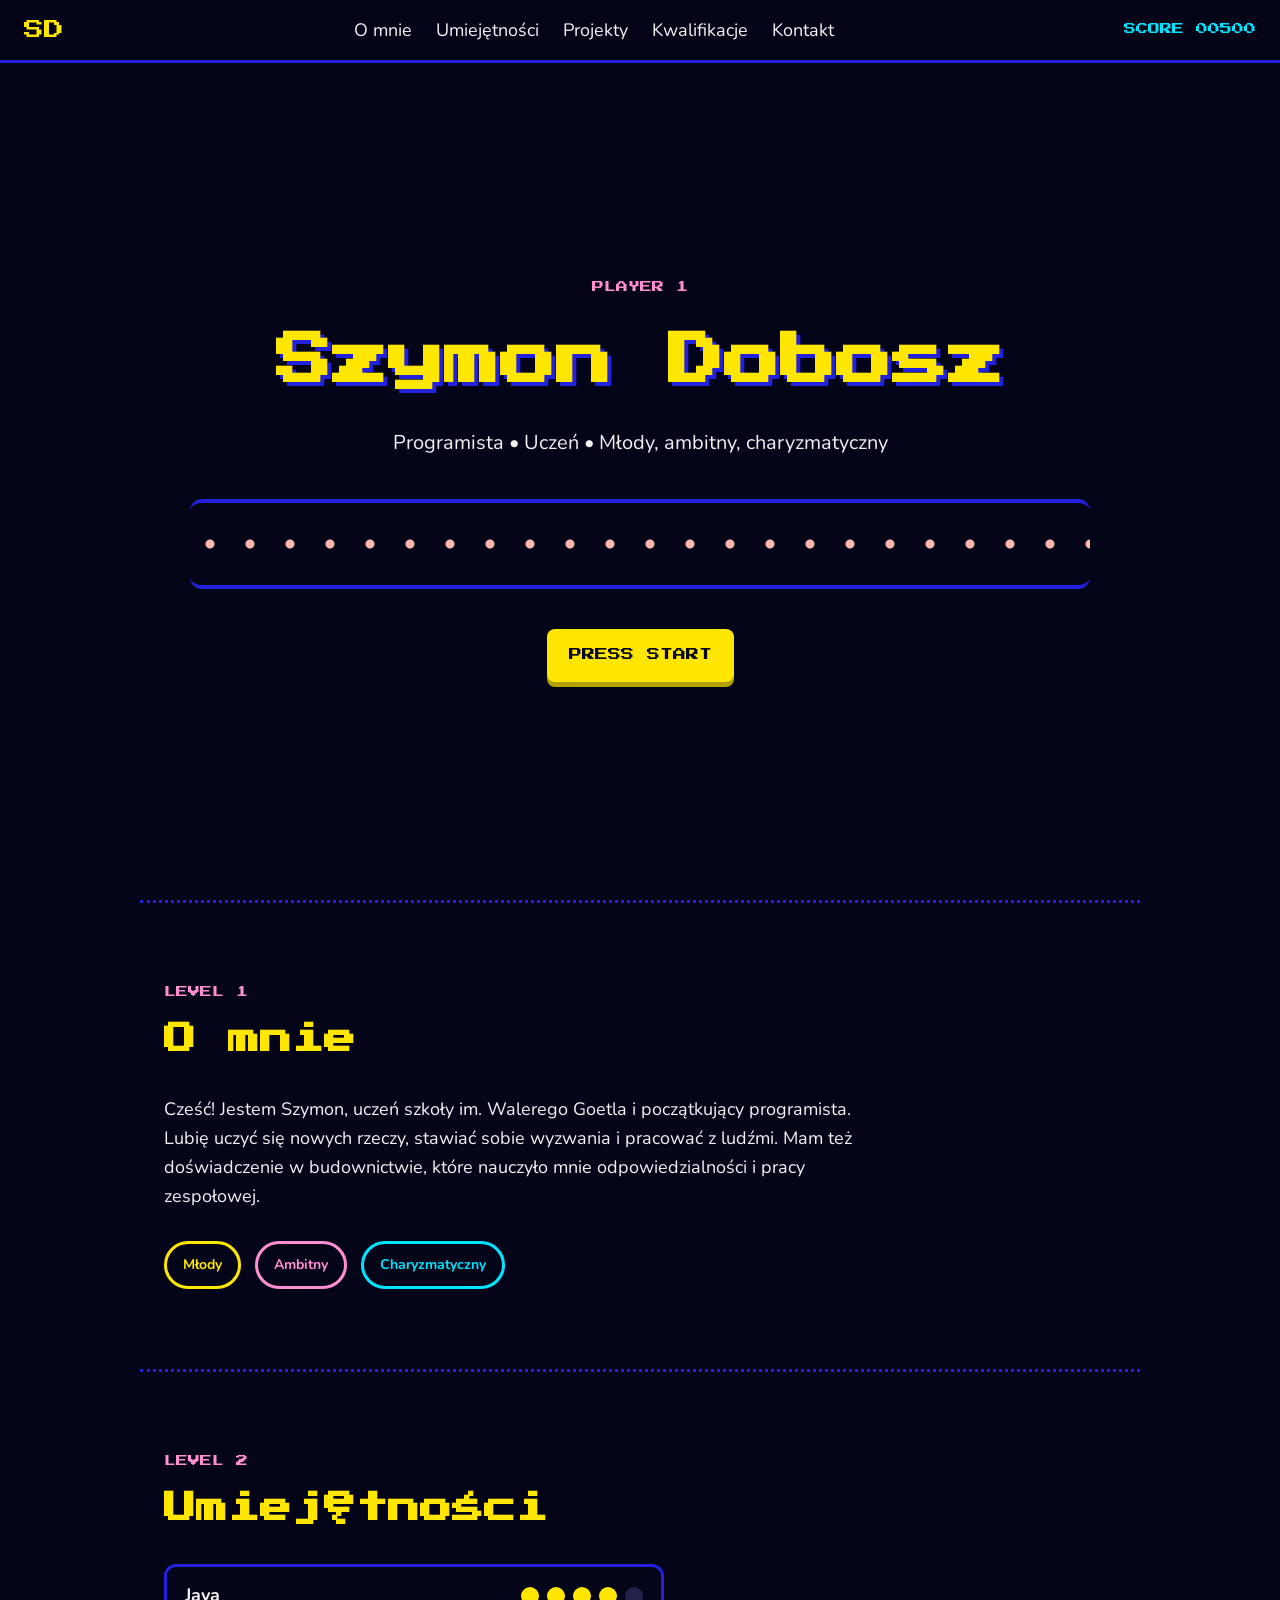
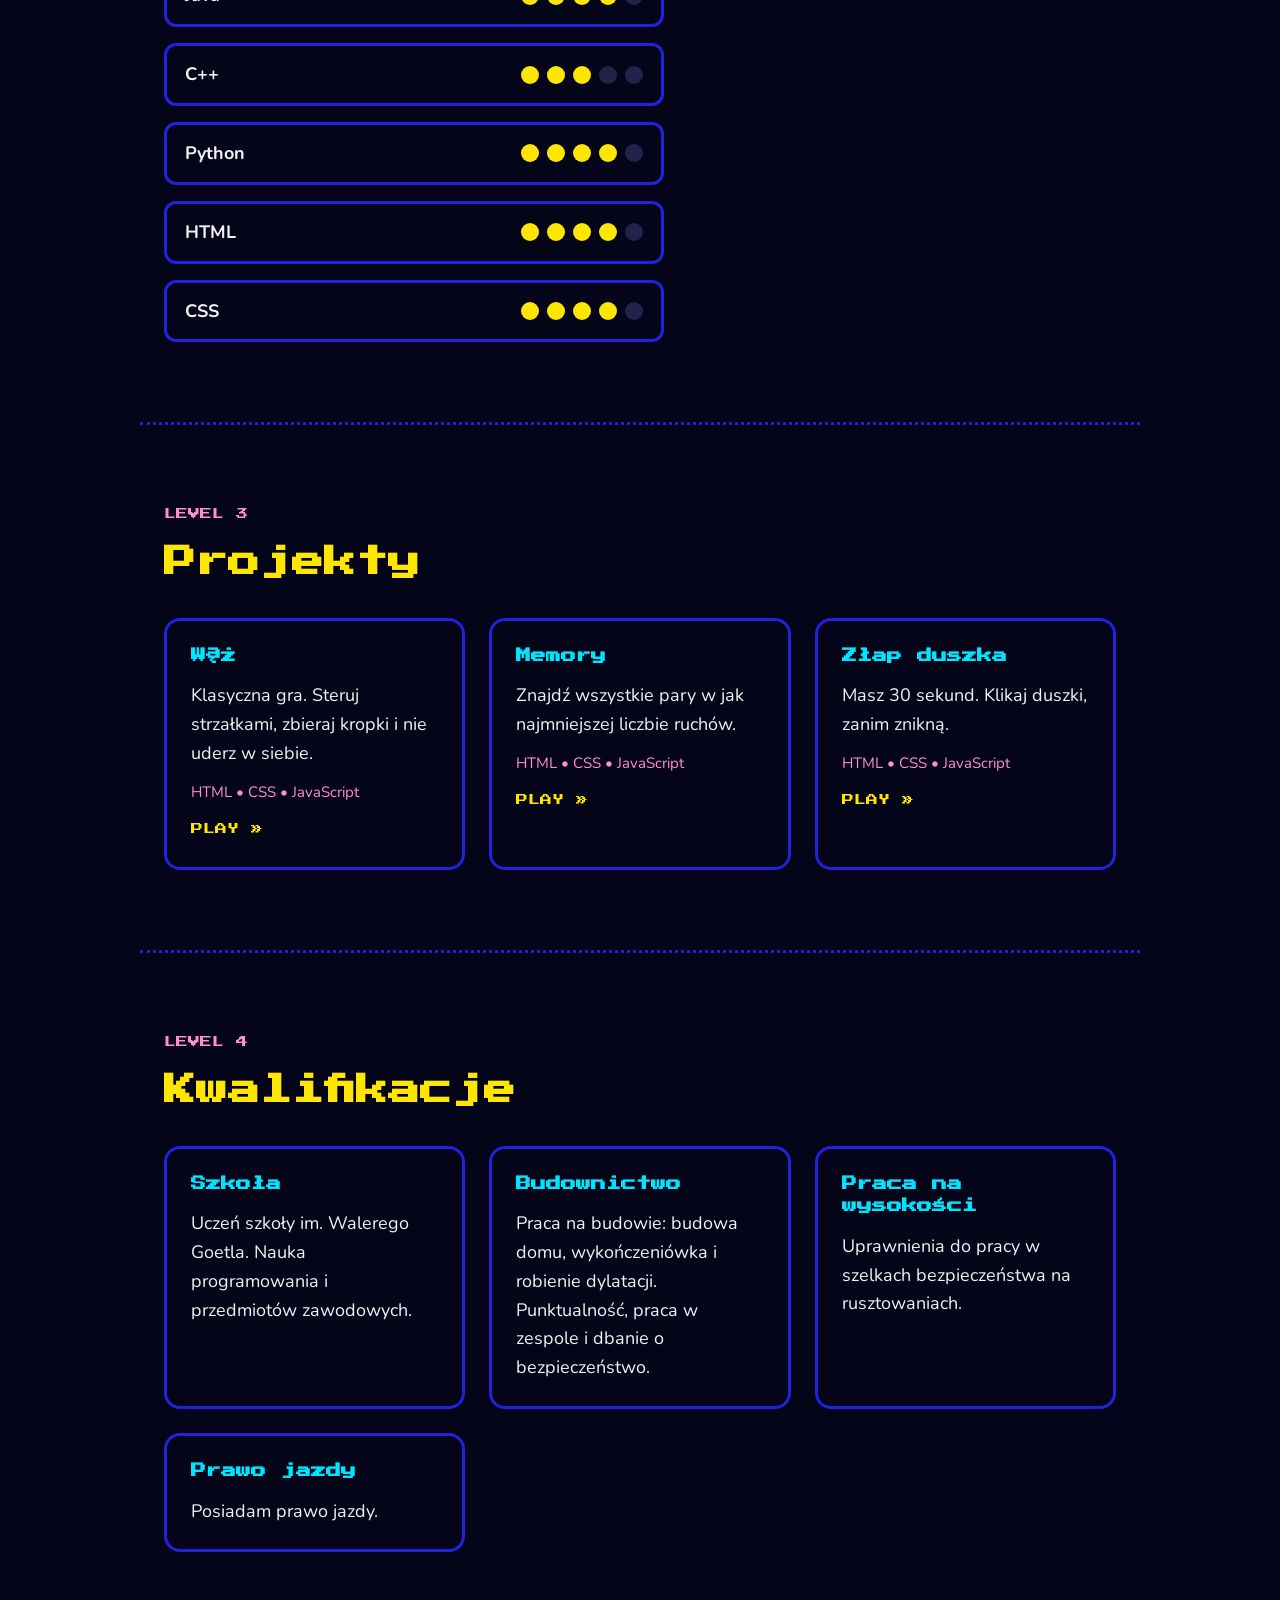
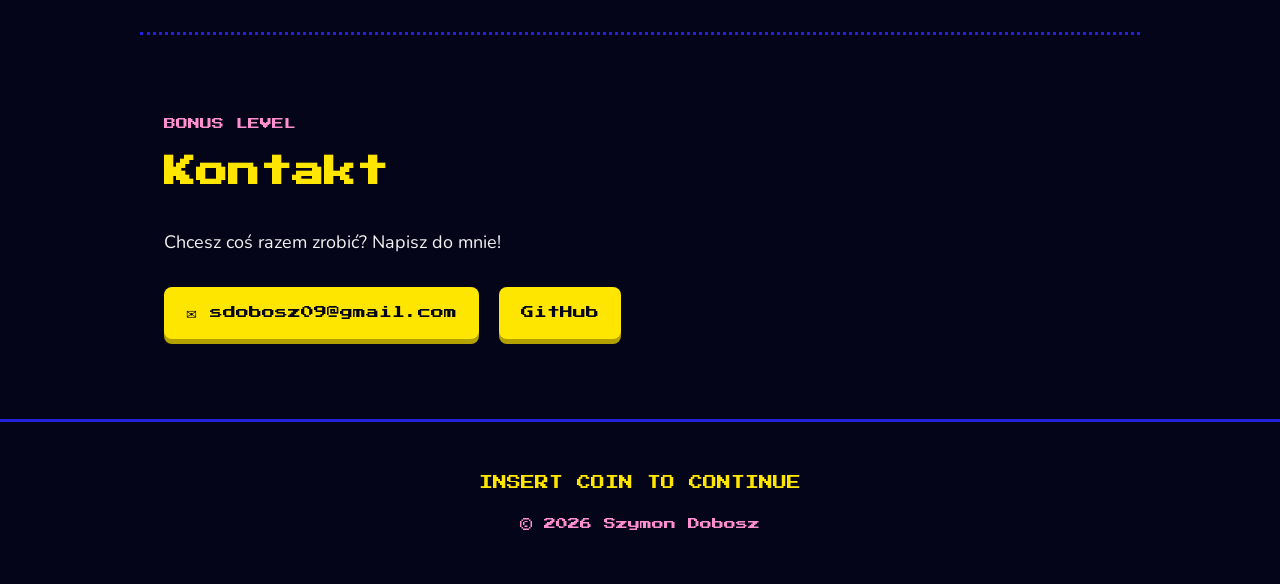
<file: index.html>
<!DOCTYPE html>
<html lang="pl">
<head>
  <meta charset="UTF-8">
  <meta name="viewport" content="width=device-width, initial-scale=1.0">
  <title>Szymon Dobosz | Portfolio</title>

  <link rel="preconnect" href="https://fonts.googleapis.com">
  <link rel="preconnect" href="https://fonts.gstatic.com" crossorigin>
  <link href="https://fonts.googleapis.com/css2?family=Nunito:wght@400;700&family=Press+Start+2P&display=swap" rel="stylesheet">

  <link rel="stylesheet" href="style.css">
</head>
<body>

  <header class="header">
    <a href="#start" class="logo">SD</a>

    <nav class="menu" id="menu">
      <a href="#o-mnie">O mnie</a>
      <a href="#umiejetnosci">Umiejętności</a>
      <a href="#projekty">Projekty</a>
      <a href="#kwalifikacje">Kwalifikacje</a>
      <a href="#kontakt">Kontakt</a>
    </nav>

    <div class="score">SCORE <span id="score">00000</span></div>
    <button class="burger" id="burger" aria-label="Menu">&#9776;</button>
  </header>

  <section class="hero" id="start">
    <p class="small-text">PLAYER 1</p>
    <h1>Szymon Dobosz</h1>
    <p class="subtitle">Programista &bull; Uczeń &bull; Młody, ambitny, charyzmatyczny</p>

    <div class="track">
      <div class="dots"></div>
      <div class="eaten"></div>
      <div class="pacman"></div>
      <div class="ghost red"></div>
      <div class="ghost pink"></div>
    </div>

    <a href="#o-mnie" class="button blink">PRESS START</a>
  </section>

  <section class="section" id="o-mnie">
    <p class="level">LEVEL 1</p>
    <h2>O mnie</h2>

    <p class="text">
      Cześć! Jestem Szymon, uczeń szkoły im. Walerego Goetla i początkujący programista.
      Lubię uczyć się nowych rzeczy, stawiać sobie wyzwania i pracować z ludźmi.
      Mam też doświadczenie w budownictwie, które nauczyło mnie
      odpowiedzialności i pracy zespołowej.
    </p>

    <div class="badges">
      <span class="badge yellow">Młody</span>
      <span class="badge pink">Ambitny</span>
      <span class="badge cyan">Charyzmatyczny</span>
    </div>
  </section>

  <section class="section" id="umiejetnosci">
    <p class="level">LEVEL 2</p>
    <h2>Umiejętności</h2>

    <div class="skills">
      <div class="skill" data-level="4">
        <span class="skill-name">Java</span>
        <span class="skill-dots"></span>
      </div>
      <div class="skill" data-level="3">
        <span class="skill-name">C++</span>
        <span class="skill-dots"></span>
      </div>
      <div class="skill" data-level="4">
        <span class="skill-name">Python</span>
        <span class="skill-dots"></span>
      </div>
      <div class="skill" data-level="4">
        <span class="skill-name">HTML</span>
        <span class="skill-dots"></span>
      </div>
      <div class="skill" data-level="4">
        <span class="skill-name">CSS</span>
        <span class="skill-dots"></span>
      </div>
    </div>
  </section>

  <section class="section" id="projekty">
    <p class="level">LEVEL 3</p>
    <h2>Projekty</h2>

    <div class="cards">
      <div class="card">
        <h3>Wąż</h3>
        <p>Klasyczna gra. Steruj strzałkami, zbieraj kropki i nie uderz w siebie.</p>
        <p class="tags">HTML &bull; CSS &bull; JavaScript</p>
        <a href="games/snake.html" class="card-link">PLAY &raquo;</a>
      </div>

      <div class="card">
        <h3>Memory</h3>
        <p>Znajdź wszystkie pary w jak najmniejszej liczbie ruchów.</p>
        <p class="tags">HTML &bull; CSS &bull; JavaScript</p>
        <a href="games/memory.html" class="card-link">PLAY &raquo;</a>
      </div>

      <div class="card">
        <h3>Złap duszka</h3>
        <p>Masz 30 sekund. Klikaj duszki, zanim znikną.</p>
        <p class="tags">HTML &bull; CSS &bull; JavaScript</p>
        <a href="games/ghosts.html" class="card-link">PLAY &raquo;</a>
      </div>
    </div>
  </section>

  <section class="section" id="kwalifikacje">
    <p class="level">LEVEL 4</p>
    <h2>Kwalifikacje</h2>

    <div class="cards">
      <div class="card">
        <h3>Szkoła</h3>
        <p>Uczeń szkoły im. Walerego Goetla. Nauka programowania i przedmiotów zawodowych.</p>
      </div>

      <div class="card">
        <h3>Budownictwo</h3>
        <p>Praca na budowie: budowa domu, wykończeniówka i robienie dylatacji. Punktualność, praca w zespole i dbanie o bezpieczeństwo.</p>
      </div>

      <div class="card">
        <h3>Praca na wysokości</h3>
        <p>Uprawnienia do pracy w szelkach bezpieczeństwa na rusztowaniach.</p>
      </div>

      <div class="card">
        <h3>Prawo jazdy</h3>
        <p>Posiadam prawo jazdy.</p>
      </div>
    </div>
  </section>

  <section class="section" id="kontakt">
    <p class="level">BONUS LEVEL</p>
    <h2>Kontakt</h2>

    <p class="text">Chcesz coś razem zrobić? Napisz do mnie!</p>

    <div class="contact">
      <a href="mailto:sdobosz09@gmail.com" class="button">&#9993; sdobosz09@gmail.com</a>
      <a href="https://github.com/SzymonD09" class="button" target="_blank">GitHub</a>
    </div>
  </section>

  <footer class="footer">
    <p>INSERT COIN TO CONTINUE</p>
    <p class="small-text">&copy; 2026 Szymon Dobosz</p>
  </footer>

  <script src="script.js"></script>
</body>
</html>
</file>
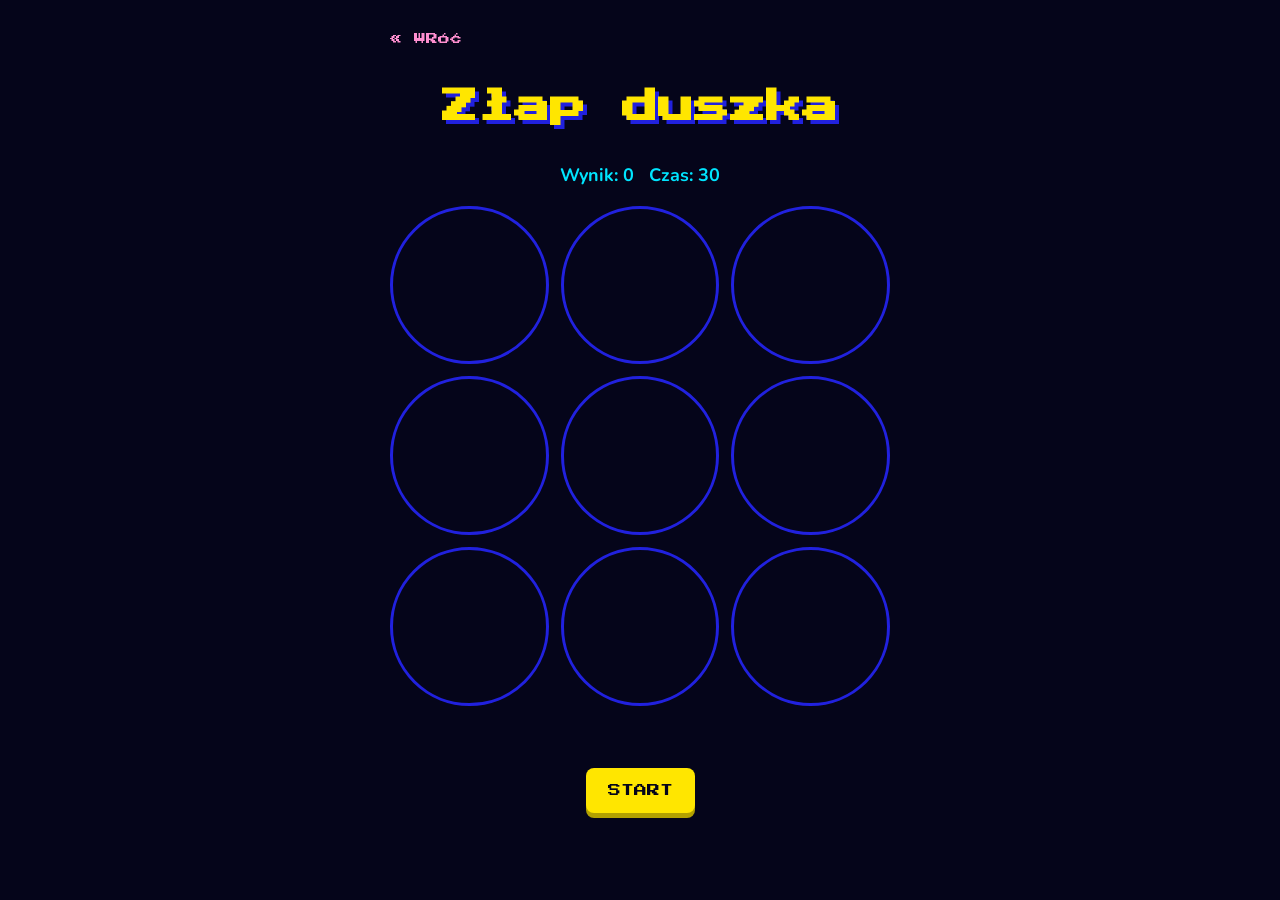
<file: games/ghosts.html>
<!DOCTYPE html>
<html lang="pl">
<head>
  <meta charset="UTF-8">
  <meta name="viewport" content="width=device-width, initial-scale=1.0">
  <title>Złap duszka | Szymon Dobosz</title>
  <link rel="preconnect" href="https://fonts.googleapis.com">
  <link rel="preconnect" href="https://fonts.gstatic.com" crossorigin>
  <link href="https://fonts.googleapis.com/css2?family=Nunito:wght@400;700&family=Press+Start+2P&display=swap" rel="stylesheet">
  <link rel="stylesheet" href="../style.css">
</head>
<body class="game-page">
  <a href="../index.html#projekty" class="back">&laquo; WRÓĆ</a>
  <h1 class="game-title">Złap duszka</h1>

  <div class="game-box">
    <p class="game-info">Wynik: <span id="score">0</span> &nbsp; Czas: <span id="time">30</span></p>
    <div class="holes" id="holes">
      <button class="hole"></button><button class="hole"></button><button class="hole"></button>
      <button class="hole"></button><button class="hole"></button><button class="hole"></button>
      <button class="hole"></button><button class="hole"></button><button class="hole"></button>
    </div>
    <p class="game-message" id="message"></p>
    <button class="button" id="start">START</button>
  </div>

  <script src="ghosts.js"></script>
</body>
</html>
</file>
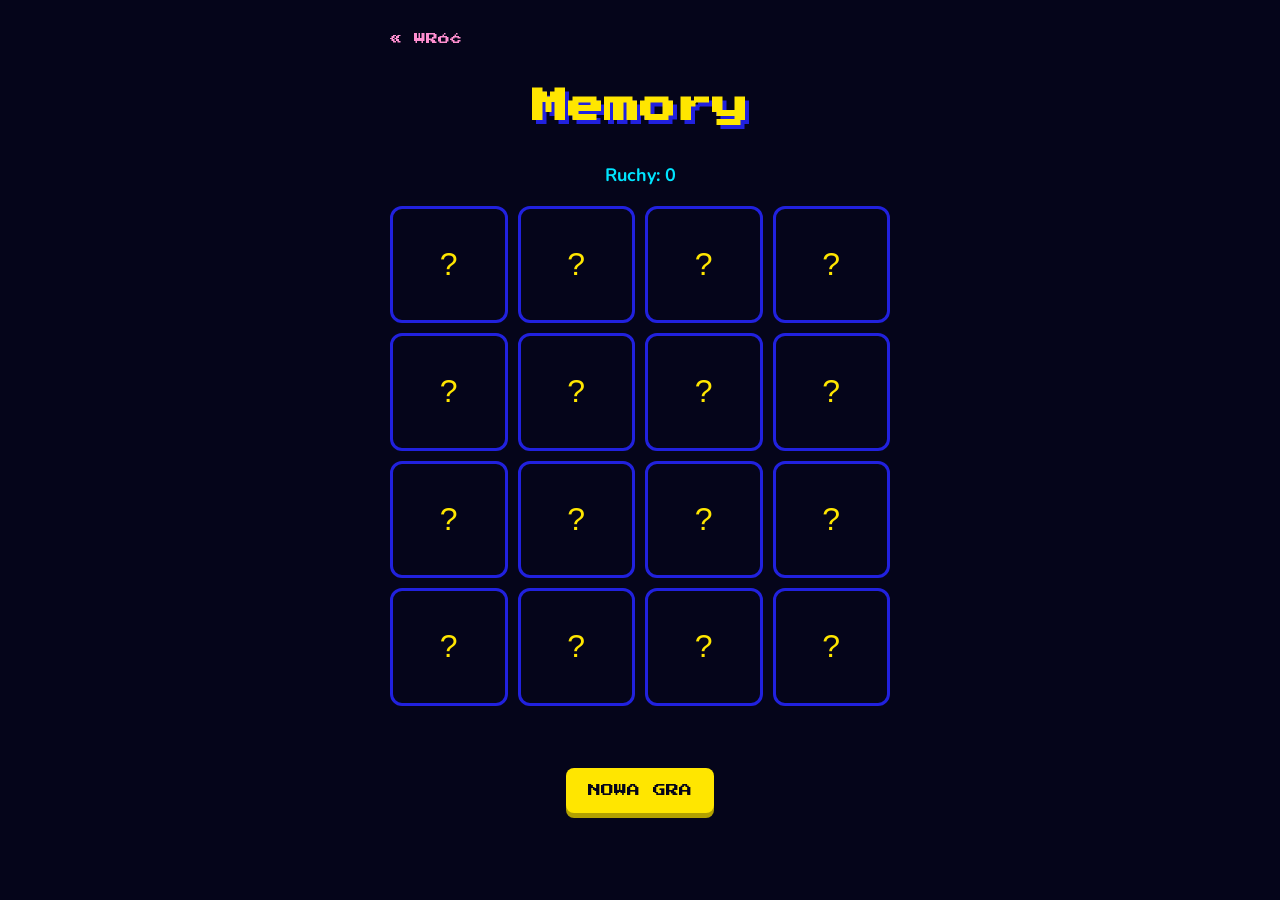
<file: games/memory.html>
<!DOCTYPE html>
<html lang="pl">
<head>
  <meta charset="UTF-8">
  <meta name="viewport" content="width=device-width, initial-scale=1.0">
  <title>Memory | Szymon Dobosz</title>
  <link rel="preconnect" href="https://fonts.googleapis.com">
  <link rel="preconnect" href="https://fonts.gstatic.com" crossorigin>
  <link href="https://fonts.googleapis.com/css2?family=Nunito:wght@400;700&family=Press+Start+2P&display=swap" rel="stylesheet">
  <link rel="stylesheet" href="../style.css">
</head>
<body class="game-page">
  <a href="../index.html#projekty" class="back">&laquo; WRÓĆ</a>
  <h1 class="game-title">Memory</h1>

  <div class="game-box">
    <p class="game-info">Ruchy: <span id="moves">0</span></p>
    <div class="memory-board" id="board"></div>
    <p class="game-message" id="message"></p>
    <button class="button" id="start">NOWA GRA</button>
  </div>

  <script src="memory.js"></script>
</body>
</html>
</file>
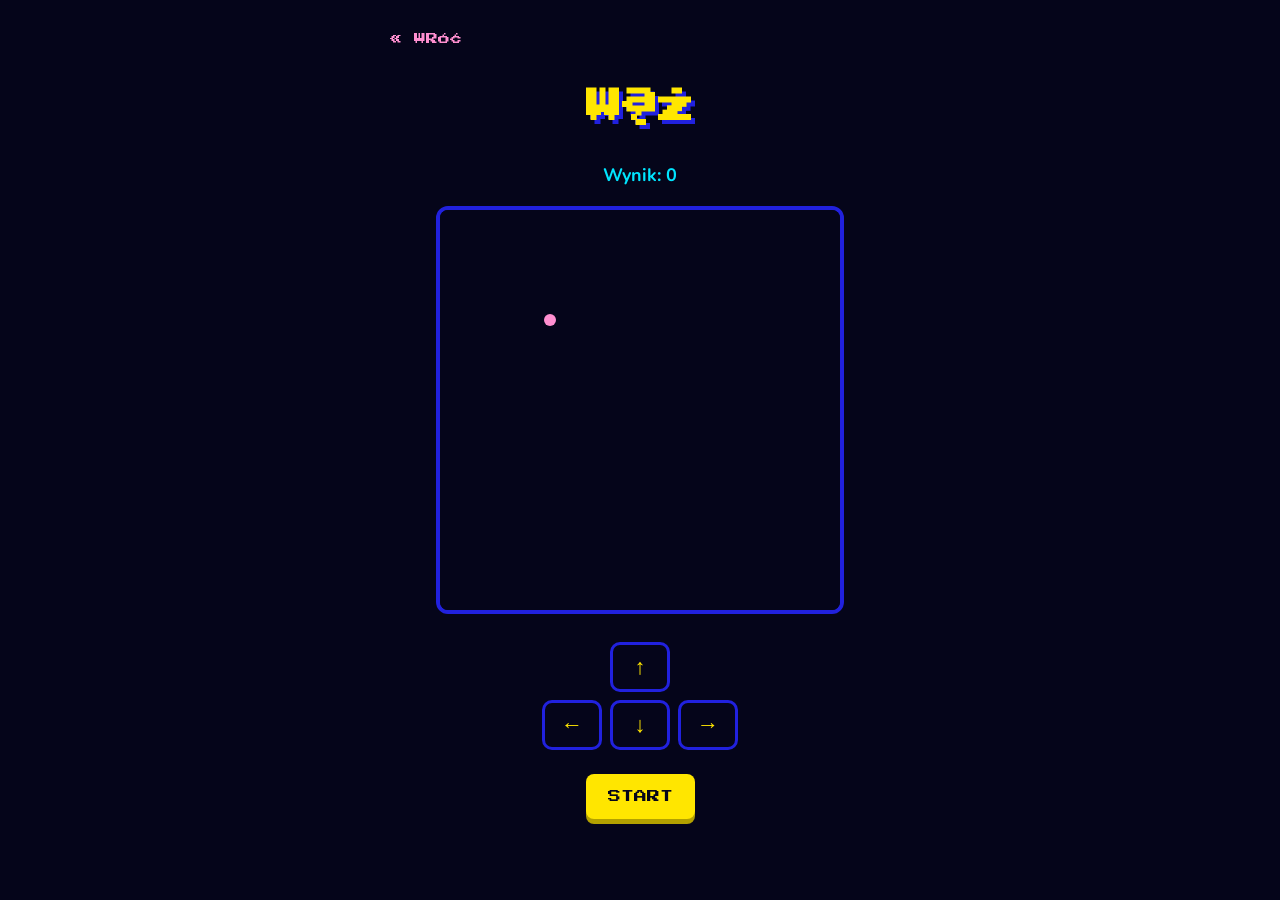
<file: games/snake.html>
<!DOCTYPE html>
<html lang="pl">
<head>
  <meta charset="UTF-8">
  <meta name="viewport" content="width=device-width, initial-scale=1.0">
  <title>Wąż | Szymon Dobosz</title>
  <link rel="preconnect" href="https://fonts.googleapis.com">
  <link rel="preconnect" href="https://fonts.gstatic.com" crossorigin>
  <link href="https://fonts.googleapis.com/css2?family=Nunito:wght@400;700&family=Press+Start+2P&display=swap" rel="stylesheet">
  <link rel="stylesheet" href="../style.css">
</head>
<body class="game-page">
  <a href="../index.html#projekty" class="back">&laquo; WRÓĆ</a>
  <h1 class="game-title">Wąż</h1>

  <div class="game-box">
    <p class="game-info">Wynik: <span id="score">0</span></p>
    <canvas id="game" width="400" height="400"></canvas>
    <div class="pad">
      <button class="pad-up" data-dir="up">&uarr;</button>
      <button class="pad-left" data-dir="left">&larr;</button>
      <button class="pad-down" data-dir="down">&darr;</button>
      <button class="pad-right" data-dir="right">&rarr;</button>
    </div>
    <button class="button" id="start">START</button>
  </div>

  <script src="snake.js"></script>
</body>
</html>
</file>
<file: style.css>
:root {
  --bg: #05051a;
  --blue: #2121de;
  --yellow: #ffe600;
  --red: #ff3b3b;
  --pink: #ff8fd0;
  --cyan: #00e5ff;
  --text: #f2f2f2;
}

* {
  box-sizing: border-box;
  margin: 0;
  padding: 0;
}

html {
  scroll-behavior: smooth;
}

body {
  background: var(--bg);
  color: var(--text);
  font-family: "Nunito", Arial, sans-serif;
  font-size: 18px;
  line-height: 1.6;
}

a {
  color: inherit;
  text-decoration: none;
}

h1, h2, h3, .logo, .score, .button, .level, .small-text, .footer {
  font-family: "Press Start 2P", monospace;
}

.header {
  position: fixed;
  top: 0;
  left: 0;
  width: 100%;
  z-index: 10;
  display: flex;
  align-items: center;
  justify-content: space-between;
  padding: 14px 24px;
  background: rgba(5, 5, 26, 0.95);
  border-bottom: 3px solid var(--blue);
}

.logo {
  color: var(--yellow);
  font-size: 20px;
}

.menu {
  display: flex;
  gap: 24px;
}

.menu a:hover {
  color: var(--yellow);
}

.score {
  font-size: 12px;
  color: var(--cyan);
}

.burger {
  display: none;
  background: none;
  border: none;
  color: var(--yellow);
  font-size: 28px;
  cursor: pointer;
}

.hero {
  min-height: 100vh;
  display: flex;
  flex-direction: column;
  align-items: center;
  justify-content: center;
  text-align: center;
  padding: 100px 20px 40px;
}

.small-text {
  font-size: 12px;
  color: var(--pink);
  margin-bottom: 20px;
}

h1 {
  font-size: clamp(26px, 6vw, 56px);
  color: var(--yellow);
  text-shadow: 4px 4px 0 var(--blue);
  margin-bottom: 20px;
}

.subtitle {
  font-size: 20px;
  margin-bottom: 40px;
}

.track {
  position: relative;
  width: 100%;
  max-width: 900px;
  height: 90px;
  margin-bottom: 40px;
  overflow: hidden;
  border-top: 4px solid var(--blue);
  border-bottom: 4px solid var(--blue);
  border-radius: 12px;
}

.dots {
  position: absolute;
  inset: 0;
  background-image: radial-gradient(circle, #ffb8ae 4px, transparent 5px);
  background-size: 40px 100%;
}

.eaten {
  position: absolute;
  top: 0;
  left: -5%;
  height: 100%;
  background: var(--bg);
  animation: eat 6s linear infinite;
}

.pacman {
  position: absolute;
  top: 50%;
  left: -5%;
  width: 56px;
  height: 56px;
  margin: -28px 0 0 -28px;
  background: var(--yellow);
  border-radius: 50%;
  animation: move 6s linear infinite, chomp 0.3s linear infinite;
}

.ghost {
  position: absolute;
  top: 50%;
  left: -10%;
  width: 50px;
  height: 50px;
  margin: -25px 0 0 -25px;
  border-radius: 25px 25px 0 0;
  clip-path: polygon(0 0, 100% 0, 100% 100%, 83% 80%, 66% 100%, 50% 80%, 33% 100%, 16% 80%, 0 100%);
  animation: move 6s linear infinite;
}

.ghost.red {
  background: var(--red);
  animation-delay: 0.8s;
}

.ghost.pink {
  background: var(--pink);
  animation-delay: 1.5s;
}

.ghost::before {
  content: "";
  position: absolute;
  inset: 0;
  background-image:
    radial-gradient(circle at 30% 40%, #fff 7px, transparent 8px),
    radial-gradient(circle at 70% 40%, #fff 7px, transparent 8px);
}

.ghost::after {
  content: "";
  position: absolute;
  inset: 0;
  background-image:
    radial-gradient(circle at 36% 42%, var(--blue) 3px, transparent 4px),
    radial-gradient(circle at 76% 42%, var(--blue) 3px, transparent 4px);
}

@keyframes move {
  from { left: -5%; }
  to { left: 105%; }
}

@keyframes eat {
  from { width: 0; }
  to { width: 110%; }
}

@keyframes chomp {
  0%, 100% {
    clip-path: polygon(100% 0, 0 0, 0 100%, 100% 100%, 100% 70%, 50% 50%, 100% 30%);
  }
  50% {
    clip-path: polygon(100% 0, 0 0, 0 100%, 100% 100%, 100% 50%, 50% 50%, 100% 50%);
  }
}

.button {
  display: inline-block;
  padding: 16px 22px;
  font-size: 13px;
  color: var(--bg);
  background: var(--yellow);
  border: none;
  border-radius: 8px;
  box-shadow: 0 5px 0 #b3a100;
  cursor: pointer;
  transition: transform 0.15s;
}

.button:hover {
  transform: translateY(-3px);
}

.blink {
  animation: blink 1s steps(2) infinite;
}

@keyframes blink {
  50% { opacity: 0.3; }
}

.section {
  max-width: 1000px;
  margin: 0 auto;
  padding: 80px 24px;
  scroll-margin-top: 40px;
  border-top: 3px dotted var(--blue);
}

.level {
  font-size: 12px;
  color: var(--pink);
  margin-bottom: 12px;
}

h2 {
  font-size: clamp(20px, 4vw, 32px);
  color: var(--yellow);
  margin-bottom: 30px;
}

.text {
  max-width: 700px;
  margin-bottom: 30px;
}

.fade {
  opacity: 0;
  transform: translateY(40px);
  transition: opacity 0.7s, transform 0.7s;
}

.fade.show {
  opacity: 1;
  transform: none;
}

.badges {
  display: flex;
  flex-wrap: wrap;
  gap: 14px;
}

.badge {
  padding: 10px 16px;
  font-size: 14px;
  font-weight: 700;
  border: 3px solid;
  border-radius: 30px;
}

.badge.yellow { color: var(--yellow); }
.badge.pink { color: var(--pink); }
.badge.cyan { color: var(--cyan); }

.skills {
  display: grid;
  gap: 16px;
  max-width: 500px;
}

.skill {
  display: flex;
  align-items: center;
  justify-content: space-between;
  padding: 14px 18px;
  border: 3px solid var(--blue);
  border-radius: 12px;
}

.skill-name {
  font-weight: 700;
}

.skill-dots {
  display: flex;
  gap: 8px;
}

.skill-dot {
  width: 18px;
  height: 18px;
  border-radius: 50%;
  background: #22224a;
  transition: background 0.4s;
}

.show .skill-dot.on {
  background: var(--yellow);
}

.cards {
  display: grid;
  grid-template-columns: repeat(auto-fit, minmax(250px, 1fr));
  gap: 24px;
}

.card {
  padding: 24px;
  border: 3px solid var(--blue);
  border-radius: 16px;
  transition: transform 0.2s, border-color 0.2s;
}

.card:hover {
  transform: translateY(-6px);
  border-color: var(--yellow);
}

.card h3 {
  font-size: 15px;
  line-height: 1.5;
  color: var(--cyan);
  margin-bottom: 14px;
}

.tags {
  margin-top: 12px;
  font-size: 15px;
  color: var(--pink);
}

.card-link {
  display: inline-block;
  margin-top: 16px;
  font-family: "Press Start 2P", monospace;
  font-size: 12px;
  color: var(--yellow);
}

.card-link:hover {
  text-decoration: underline;
}

.contact {
  display: flex;
  flex-wrap: wrap;
  gap: 20px;
}

.footer {
  padding: 50px 20px;
  text-align: center;
  font-size: 14px;
  color: var(--yellow);
  border-top: 3px solid var(--blue);
}

.footer .small-text {
  margin: 20px 0 0;
}

@media (max-width: 800px) {
  .burger {
    display: block;
  }

  .menu {
    display: none;
    position: absolute;
    top: 100%;
    left: 0;
    width: 100%;
    flex-direction: column;
    gap: 0;
    background: var(--bg);
    border-bottom: 3px solid var(--blue);
  }

  .menu.open {
    display: flex;
  }

  .menu a {
    padding: 16px 24px;
  }

  .score {
    margin-left: auto;
    margin-right: 16px;
  }

  .section {
    padding: 60px 20px;
  }

  .skills {
    max-width: none;
  }
}

.game-page {
  padding: 30px 20px 60px;
  text-align: center;
}

.back {
  display: block;
  text-align: left;
  max-width: 500px;
  margin: 0 auto 30px;
  font-family: "Press Start 2P", monospace;
  font-size: 12px;
  color: var(--pink);
}

.back:hover {
  color: var(--yellow);
}

.game-title {
  font-size: clamp(22px, 5vw, 36px);
  margin-bottom: 24px;
}

.game-box {
  max-width: 500px;
  margin: 0 auto;
}

.game-info {
  margin-bottom: 16px;
  color: var(--cyan);
  font-weight: 700;
}

.game-message {
  min-height: 30px;
  margin: 16px 0;
  color: var(--yellow);
  font-weight: 700;
}

.game-box canvas {
  max-width: 100%;
  height: auto;
  margin-bottom: 20px;
  border: 4px solid var(--blue);
  border-radius: 12px;
}

.pad {
  display: grid;
  grid-template-columns: repeat(3, 60px);
  grid-template-areas:
    ". up ."
    "left down right";
  gap: 8px;
  justify-content: center;
  margin-bottom: 24px;
}

.pad button {
  height: 50px;
  font-size: 22px;
  color: var(--yellow);
  background: none;
  border: 3px solid var(--blue);
  border-radius: 10px;
  cursor: pointer;
}

.pad-up { grid-area: up; }
.pad-left { grid-area: left; }
.pad-down { grid-area: down; }
.pad-right { grid-area: right; }

.memory-board {
  display: grid;
  grid-template-columns: repeat(4, 1fr);
  gap: 10px;
}

.memory-card {
  aspect-ratio: 1;
  font-size: 32px;
  color: var(--yellow);
  background: none;
  border: 3px solid var(--blue);
  border-radius: 12px;
  cursor: pointer;
}

.memory-card.open {
  border-color: var(--yellow);
}

.memory-card.done {
  border-color: var(--cyan);
  opacity: 0.6;
}

.holes {
  display: grid;
  grid-template-columns: repeat(3, 1fr);
  gap: 12px;
}

.hole {
  aspect-ratio: 1;
  font-size: 40px;
  background: none;
  border: 3px solid var(--blue);
  border-radius: 50%;
  cursor: pointer;
}
</file>
